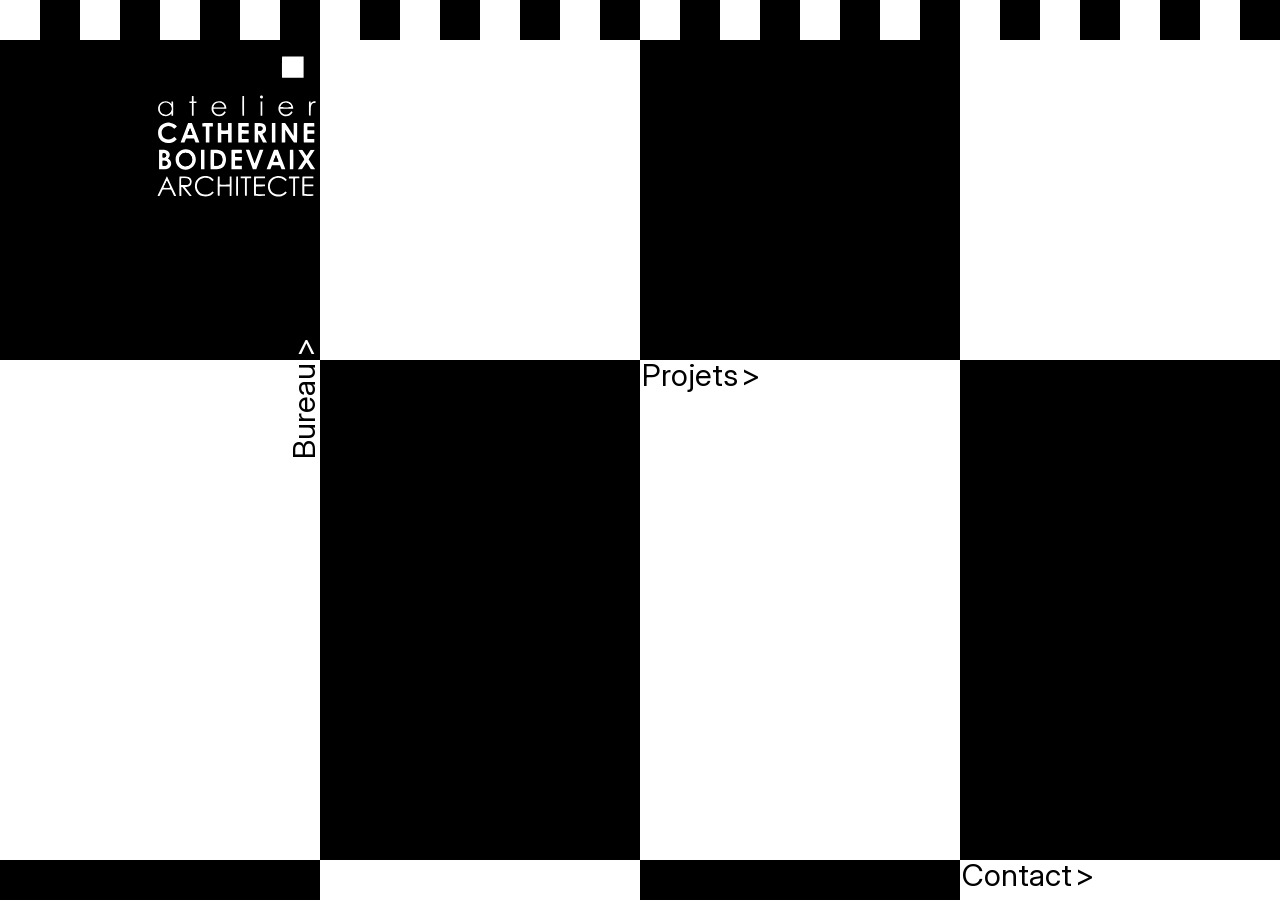
<file: index.html>
<!DOCTYPE html>
<html lang="fr">
<head>
  <meta charset="UTF-8">
  <meta name="viewport" content="width=device-width, initial-scale=1.0">
  <meta name="description" content="Atelier Catherine Boidevaix, architecte. Découvrez le bureau et ses projets.">
  <meta name="color-scheme" content="only light">

  <title>Atelier Catherine Boidevaix — Architecte</title>

  <script src="js/main.js" defer></script>
  <link rel="stylesheet" href="css/style.css">
  <link rel="stylesheet" href="css/accueil.css">
</head>

<body>
  <main class="home">

    <div class="composition">

    <!-- Frise géométrique supérieure -->
    <div class="top-pattern" aria-hidden="true">
      <span></span><span></span><span></span><span></span>
      <span></span><span></span><span></span><span></span>
      <span></span><span></span><span></span><span></span>
      <span></span><span></span><span></span><span></span>
      <span></span><span></span><span></span><span></span>
      <span></span><span></span><span></span><span></span>
      <span></span><span></span><span></span><span></span>
      <span></span><span></span><span></span><span></span>
    </div>

    <!-- Logo -->
    <div class="home-logo">
      <img src="assets/logo-acb.svg" alt="Atelier Catherine Boidevaix">
    </div>

    <nav class="navigation" aria-label="Navigation principale">
      <a href="bureau.html" class="nav-link nav-bureau">
        Bureau<span class="bureau-arrow" aria-hidden="true">&gt;</span>
      </a>

      <a href="projets.html" class="nav-link nav-projets">
        Projets<span class="nav-chevron" aria-hidden="true">&gt;</span>
      </a>
    </nav>

      <!-- Rectangles décoratifs -->
      <div class="tile tile-1" aria-hidden="true"></div>
      <div class="tile tile-2" aria-hidden="true"></div>
      <div class="tile tile-3" aria-hidden="true"></div>
      <div class="tile tile-4" aria-hidden="true"></div>
      <div class="tile tile-5" aria-hidden="true"></div>

    </div>

    <footer class="bottom-band">
      <div class="bottom-tile"></div>
      <div class="bottom-tile"></div>
      <div class="bottom-tile"></div>

      <a href="contact.html" class="bottom-contact">
        Contact<span class="nav-chevron" aria-hidden="true">&gt;</span>
      </a>
    </footer>

  </main>

</body>
</html>
</file>
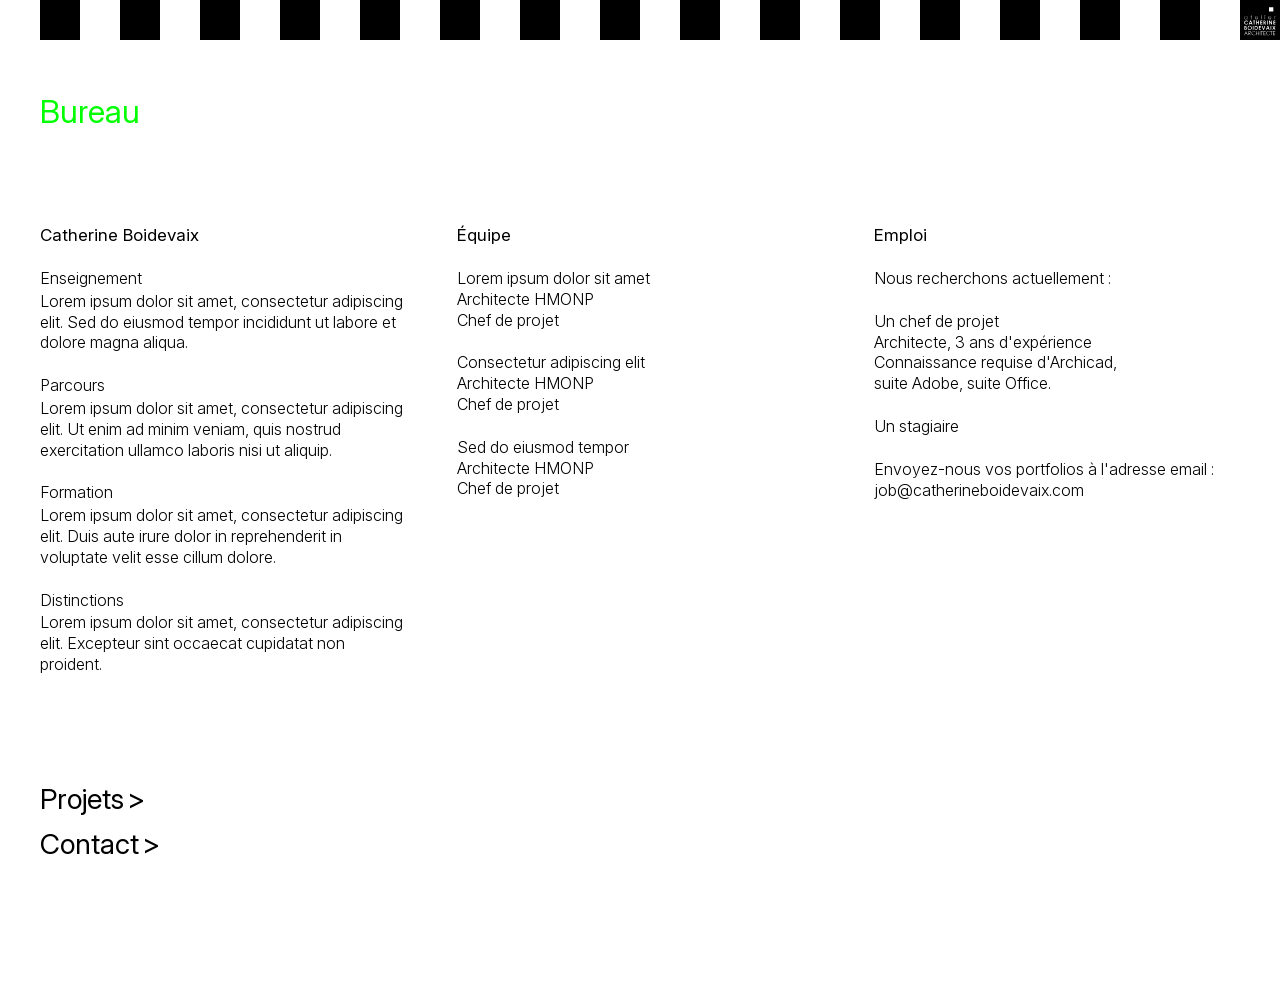
<file: bureau.html>
<!DOCTYPE html>
<html lang="fr">
<head>
  <meta charset="UTF-8">
  <meta name="viewport" content="width=device-width, initial-scale=1.0">
  <meta name="description" content="Découvrez le bureau de l'Atelier Catherine Boidevaix, architecte.">
  <meta name="color-scheme" content="only light">

  <title>Bureau — Atelier Catherine Boidevaix</title>

  <script src="js/main.js" defer></script>
  <link rel="stylesheet" href="css/style.css">
  <link rel="stylesheet" href="css/bureau.css">
</head>

<body class="bureau-page">

  <!-- FRISE SUPÉRIEURE -->
  <header class="projects-header">
    <div class="top-pattern">

      <span></span><span></span><span></span><span></span>
      <span></span><span></span><span></span><span></span>
      <span></span><span></span><span></span><span></span>
      <span></span><span></span><span></span><span></span>
      <span></span><span></span><span></span><span></span>
      <span></span><span></span><span></span><span></span>
      <span></span><span></span><span></span><span></span>
      <span></span><span></span><span></span>

      <a href="index.html" class="top-pattern-logo"
         aria-label="Retour à l'accueil">
        <img src="assets/logo-acb.svg" alt="Atelier Catherine Boidevaix">
      </a>

    </div>
  </header>

  <main class="bureau-main">

    <h1 class="bureau-title">Bureau</h1>

    <!-- TROIS COLONNES -->
    <div class="bureau-columns">

      <!-- COLONNE 1 -->
      <section class="bureau-column">
        <h2>Catherine Boidevaix</h2>

        <div class="bureau-section">
          <h3>Enseignement</h3>
          <p>
            Lorem ipsum dolor sit amet, consectetur adipiscing elit.
            Sed do eiusmod tempor incididunt ut labore et dolore
            magna aliqua.
          </p>
        </div>

        <div class="bureau-section">
          <h3>Parcours</h3>
          <p>
            Lorem ipsum dolor sit amet, consectetur adipiscing elit.
            Ut enim ad minim veniam, quis nostrud exercitation
            ullamco laboris nisi ut aliquip.
          </p>
        </div>

        <div class="bureau-section">
          <h3>Formation</h3>
          <p>
            Lorem ipsum dolor sit amet, consectetur adipiscing elit.
            Duis aute irure dolor in reprehenderit in voluptate
            velit esse cillum dolore.
          </p>
        </div>

        <div class="bureau-section">
          <h3>Distinctions</h3>
          <p>
            Lorem ipsum dolor sit amet, consectetur adipiscing elit.
            Excepteur sint occaecat cupidatat non proident.
          </p>
        </div>
      </section>

      <!-- COLONNE 2 -->
      <section class="bureau-column">
        <h2>Équipe</h2>

        <div class="bureau-section">
          <p>
            Lorem ipsum dolor sit amet<br>
            Architecte HMONP<br>
            Chef de projet
          </p>
        </div>

        <div class="bureau-section">
          <p>
            Consectetur adipiscing elit<br>
            Architecte HMONP<br>
            Chef de projet
          </p>
        </div>

        <div class="bureau-section">
          <p>
            Sed do eiusmod tempor<br>
            Architecte HMONP<br>
            Chef de projet
          </p>
        </div>
      </section>

      <!-- COLONNE 3 -->
      <section class="bureau-column">
        <h2>Emploi</h2>

        <div class="bureau-section">
          <p>Nous recherchons actuellement :</p>
        </div>

        <div class="bureau-section">
          <p>
            Un chef de projet<br>
            Architecte, 3 ans d'expérience<br>
            Connaissance requise d'Archicad,<br>
            suite Adobe, suite Office.
          </p>
        </div>

        <div class="bureau-section">
          <p>Un stagiaire</p>
        </div>

        <div class="bureau-section">
          <p>
            Envoyez-nous vos portfolios à l'adresse email :
            <a href="mailto:job@catherineboidevaix.com">
              job@catherineboidevaix.com
            </a>
          </p>
        </div>
      </section>

    </div>

    <!-- NAVIGATION FIXE EN BAS -->
    <nav class="bureau-bottom-nav" aria-label="Navigation secondaire">
      <a href="projets.html">Projets<span class="nav-chevron" aria-hidden="true">&gt;</span></a>
      <a href="contact.html">Contact<span class="nav-chevron" aria-hidden="true">&gt;</span></a>
    </nav>

  </main>

</body>
</html>
</file>
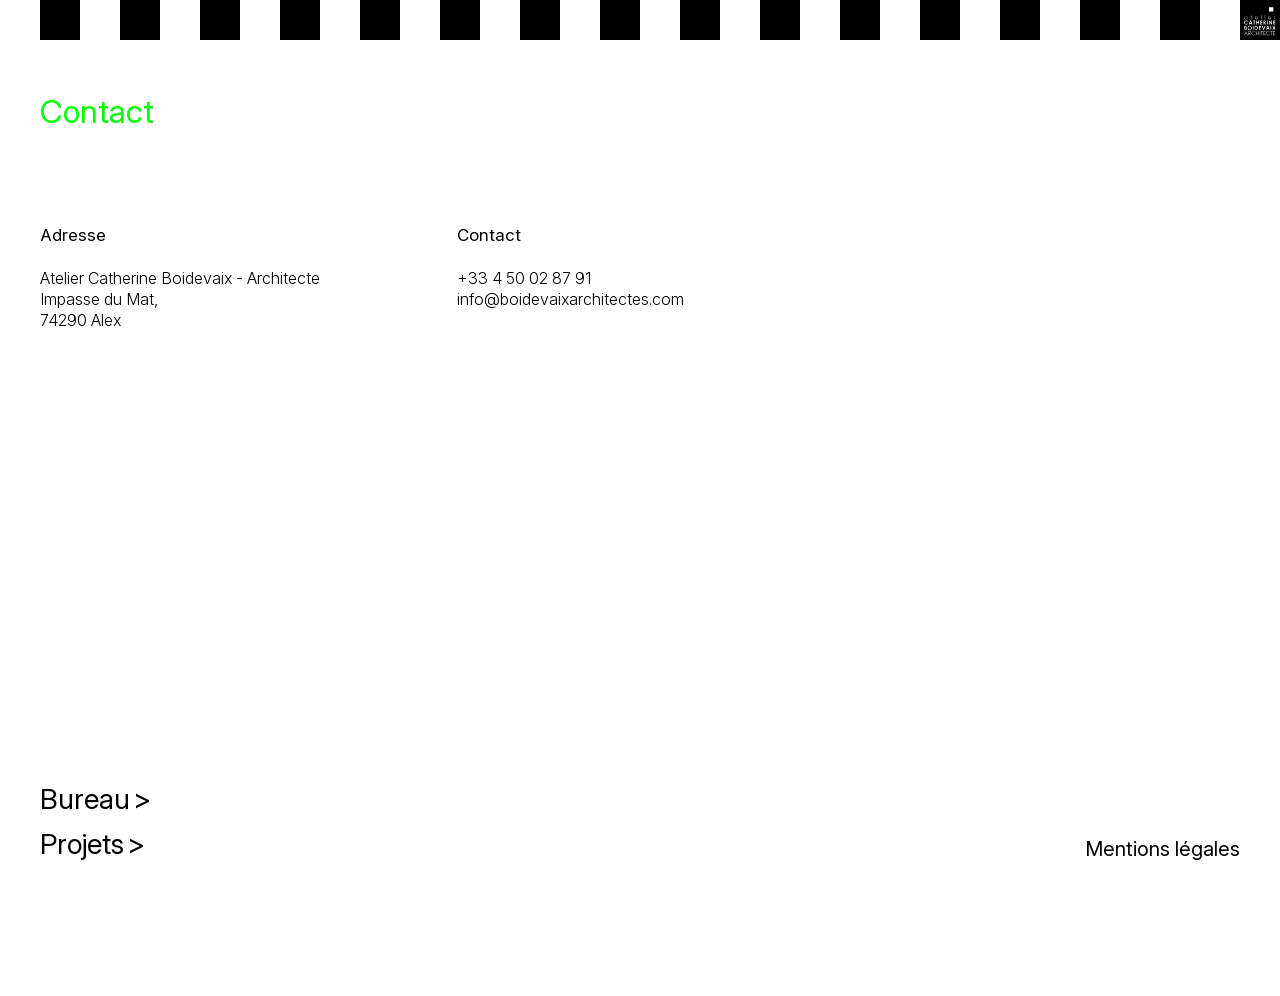
<file: contact.html>
<!DOCTYPE html>
<html lang="fr">
<head>
  <meta charset="UTF-8">
  <meta name="viewport" content="width=device-width, initial-scale=1.0">
  <meta name="description" content="Contactez l'Atelier Catherine Boidevaix, architecte à Alex en Haute-Savoie.">
  <meta name="color-scheme" content="only light">
  <title>Contact — Atelier Catherine Boidevaix</title>

  <script src="js/main.js" defer></script>
  <link rel="stylesheet" href="css/style.css">
  <link rel="stylesheet" href="css/contact.css">
</head>

<body class="contact-page">

  <!-- FRISE SUPÉRIEURE -->
  <header class="projects-header">
    <div class="top-pattern">

      <span></span><span></span><span></span><span></span>
      <span></span><span></span><span></span><span></span>
      <span></span><span></span><span></span><span></span>
      <span></span><span></span><span></span><span></span>
      <span></span><span></span><span></span><span></span>
      <span></span><span></span><span></span><span></span>
      <span></span><span></span><span></span><span></span>
      <span></span><span></span><span></span>

      <a href="index.html" class="top-pattern-logo"
         aria-label="Retour à l'accueil">
        <img src="assets/logo-acb.svg" alt="Atelier Catherine Boidevaix">
      </a>

    </div>
  </header>

  <main class="contact-main">

    <h1 class="contact-title">Contact</h1>

    <div class="contact-columns">

      <!-- ADRESSE -->
      <section class="contact-column">
        <h2>Adresse</h2>

        <address>
          Atelier Catherine Boidevaix - Architecte<br>
          Impasse du Mat,<br>
          74290 Alex
        </address>
      </section>

      <!-- COORDONNÉES -->
      <section class="contact-column">
        <h2>Contact</h2>

        <p>
          <a href="tel:+33450028791">+33 4 50 02 87 91</a><br>
          <a href="mailto:info@boidevaixarchitectes.com">
            info@boidevaixarchitectes.com
          </a>
        </p>
      </section>

    </div>

    <!-- NAVIGATION FIXE EN BAS -->
    <nav class="contact-bottom-nav" aria-label="Navigation secondaire">
      <a href="bureau.html">Bureau<span class="nav-chevron" aria-hidden="true">&gt;</span></a>
      <a href="projets.html">Projets<span class="nav-chevron" aria-hidden="true">&gt;</span></a>
    </nav>
    <a href="mentions-legales.html" class="legal-link">
      Mentions légales
    </a>

  </main>

</body>
</html>
</file>
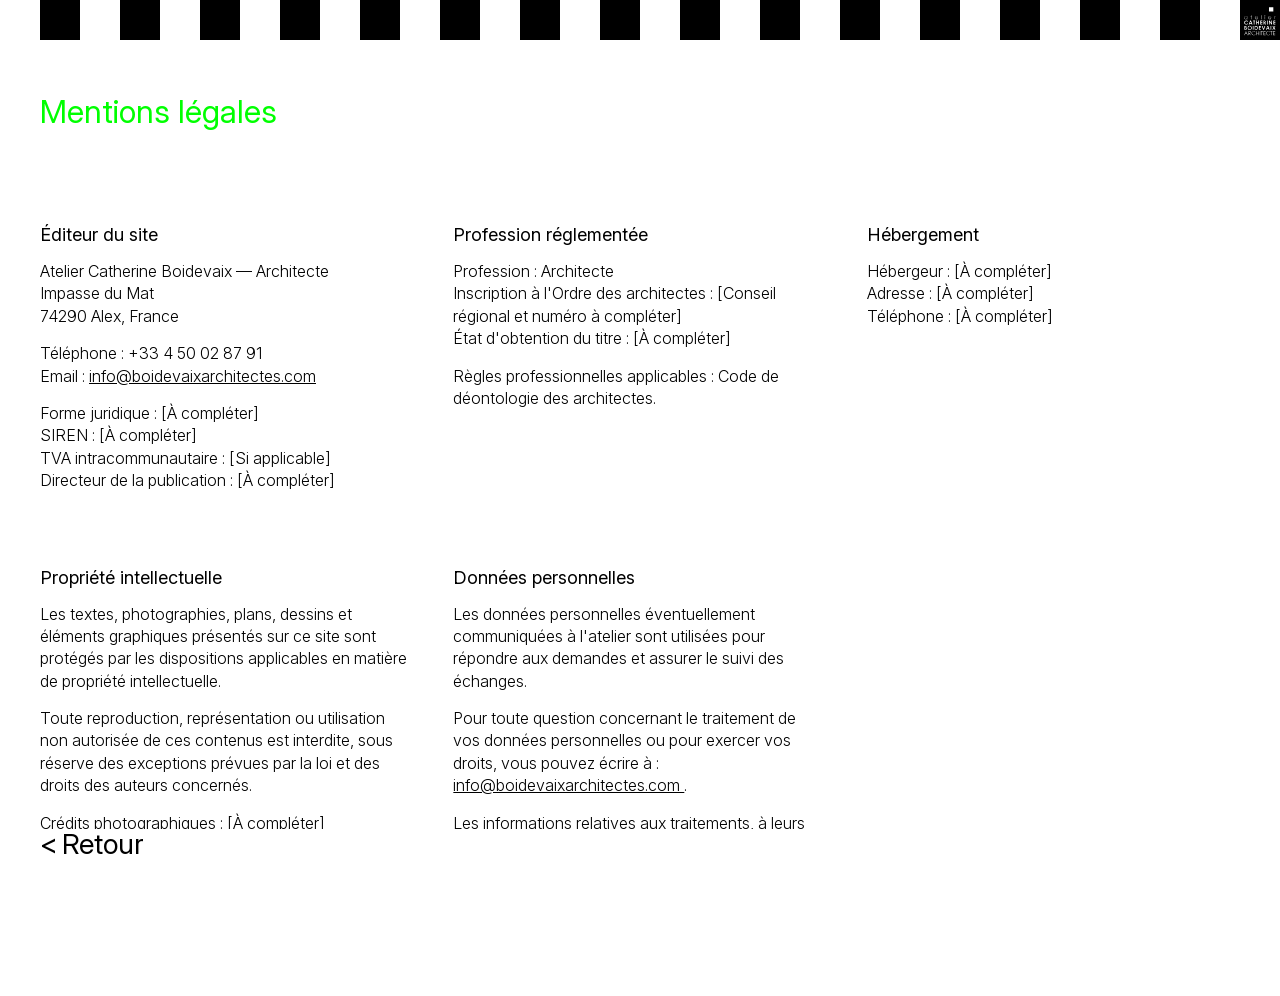
<file: mentions-legales.html>
<!DOCTYPE html>
<html lang="fr">

<head>
  <meta charset="UTF-8">
  <meta name="viewport" content="width=device-width, initial-scale=1.0">
  <meta name="color-scheme" content="only light">

  <title>Mentions légales — Atelier Catherine Boidevaix</title>

  <link rel="stylesheet" href="css/style.css">
  <link rel="stylesheet" href="css/mentions-legales.css">

  <script src="js/main.js" defer></script>
</head>

<body class="legal-page">

  <!-- FRISE FIXE -->
  <header class="legal-header">
    <div class="top-pattern">
      <span></span><span></span><span></span><span></span>
      <span></span><span></span><span></span><span></span>
      <span></span><span></span><span></span><span></span>
      <span></span><span></span><span></span><span></span>
      <span></span><span></span><span></span><span></span>
      <span></span><span></span><span></span><span></span>
      <span></span><span></span><span></span><span></span>
      <span></span><span></span><span></span>

      <a href="index.html"
         class="top-pattern-logo"
         aria-label="Retour à l'accueil">
        <img src="assets/logo-acb.svg"
             alt="Atelier Catherine Boidevaix">
      </a>
    </div>
  </header>

  <!-- PAGE -->
  <main class="legal-main">

    <!-- TITRE FIXE -->
    <h1>Mentions légales</h1>

    <!-- CONTENU SCROLLABLE -->
    <div class="legal-content">

      <section>
        <h2>Éditeur du site</h2>

        <p>
          Atelier Catherine Boidevaix — Architecte<br>
          Impasse du Mat<br>
          74290 Alex, France
        </p>

        <p>
          Téléphone : +33 4 50 02 87 91<br>
          Email :
          <a href="mailto:info@boidevaixarchitectes.com">
            info@boidevaixarchitectes.com
          </a>
        </p>

        <p>
          Forme juridique : [À compléter]<br>
          SIREN : [À compléter]<br>
          TVA intracommunautaire : [Si applicable]<br>
          Directeur de la publication : [À compléter]
        </p>
      </section>

      <section>
        <h2>Profession réglementée</h2>

        <p>
          Profession : Architecte<br>
          Inscription à l'Ordre des architectes :
          [Conseil régional et numéro à compléter]<br>
          État d'obtention du titre : [À compléter]
        </p>

        <p>
          Règles professionnelles applicables :
          Code de déontologie des architectes.
        </p>
      </section>

      <section>
        <h2>Hébergement</h2>

        <p>
          Hébergeur : [À compléter]<br>
          Adresse : [À compléter]<br>
          Téléphone : [À compléter]
        </p>
      </section>

      <section>
        <h2>Propriété intellectuelle</h2>

        <p>
          Les textes, photographies, plans, dessins et éléments
          graphiques présentés sur ce site sont protégés
          par les dispositions applicables en matière de
          propriété intellectuelle.
        </p>

        <p>
          Toute reproduction, représentation ou utilisation
          non autorisée de ces contenus est interdite,
          sous réserve des exceptions prévues par la loi
          et des droits des auteurs concernés.
        </p>

        <p>
          Crédits photographiques : [À compléter]
        </p>
      </section>

      <section>
        <h2>Données personnelles</h2>

        <p>
          Les données personnelles éventuellement communiquées
          à l'atelier sont utilisées pour répondre aux demandes
          et assurer le suivi des échanges.
        </p>

        <p>
          Pour toute question concernant le traitement de
          vos données personnelles ou pour exercer vos droits,
          vous pouvez écrire à :
          <a href="mailto:info@boidevaixarchitectes.com">
            info@boidevaixarchitectes.com
          </a>.
        </p>

        <p>
          Les informations relatives aux traitements,
          à leurs bases légales, aux durées de conservation
          et aux destinataires doivent être précisées
          en fonction du fonctionnement réel du site.
        </p>
      </section>

    </div>

    <!-- NAVIGATION FIXE EN BAS -->
    <nav class="legal-bottom-nav">
      <a href="contact.html" class="legal-back">
        <span class="nav-chevron" aria-hidden="true">&lt;</span>Retour
      </a>
    </nav>
  </main>

</body>
</html>
</file>
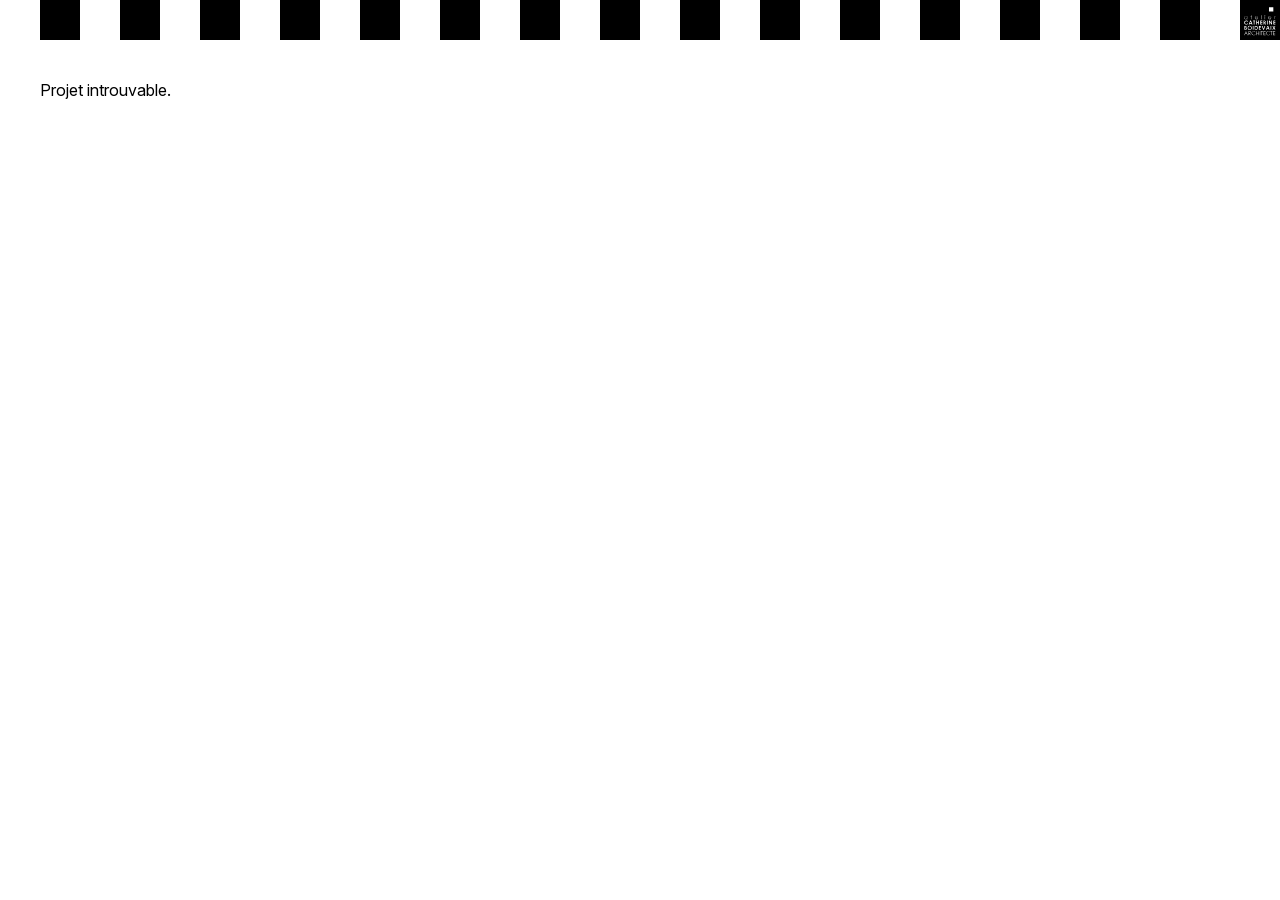
<file: projet.html>
<!DOCTYPE html>
<html lang="fr">
<head>
  <meta charset="UTF-8">
  <meta name="viewport" content="width=device-width, initial-scale=1.0">
  <meta name="color-scheme" content="only light">

  <title>Projet — Atelier Catherine Boidevaix</title>

  <script src="js/main.js" defer></script>
  <link rel="stylesheet" href="css/style.css">
  <link rel="stylesheet" href="css/projet.css">

  <script src="js/projet.js" defer></script>
</head>

<body class="projects-page">

  <header class="projects-header">
    <div class="top-pattern" aria-label="Navigation vers l'accueil">
      <span></span><span></span><span></span><span></span>
      <span></span><span></span><span></span><span></span>
      <span></span><span></span><span></span><span></span>
      <span></span><span></span><span></span><span></span>
      <span></span><span></span><span></span><span></span>
      <span></span><span></span><span></span><span></span>
      <span></span><span></span><span></span><span></span>
      <span></span><span></span><span></span>

      <a href="index.html" class="top-pattern-logo"
        aria-label="Retour à l'accueil">
        <img src="assets/logo-acb.svg" alt="Atelier Catherine Boidevaix">
      </a>
    </div>
  </header>


<main class="project-detail">

  <div class="project-layout">

    <!-- Colonne gauche -->
    <section class="project-info">

      <a href="projets.html" class="project-back" aria-label="Retour aux projets">
        &lt;
      </a>

      <div class="project-heading">
        <h1 id="project-title"></h1>
        <p id="project-date"></p>
      </div>

      <div class="project-text-scroll">
        <div id="project-description" class="project-description"></div>
      </div>

    <nav class="project-bottom-nav">
      <a href="bureau.html">Bureau<span class="nav-chevron" aria-hidden="true">&gt;</span></a>
      <a href="contact.html">Contact<span class="nav-chevron" aria-hidden="true">&gt;</span></a>
    </nav>

    </section>

    <!-- Colonne droite -->
    <section class="project-visual">

      <div id="project-gallery" class="project-gallery"></div>

    </section>

  </div>

</main>


</body>
</html>
</file>
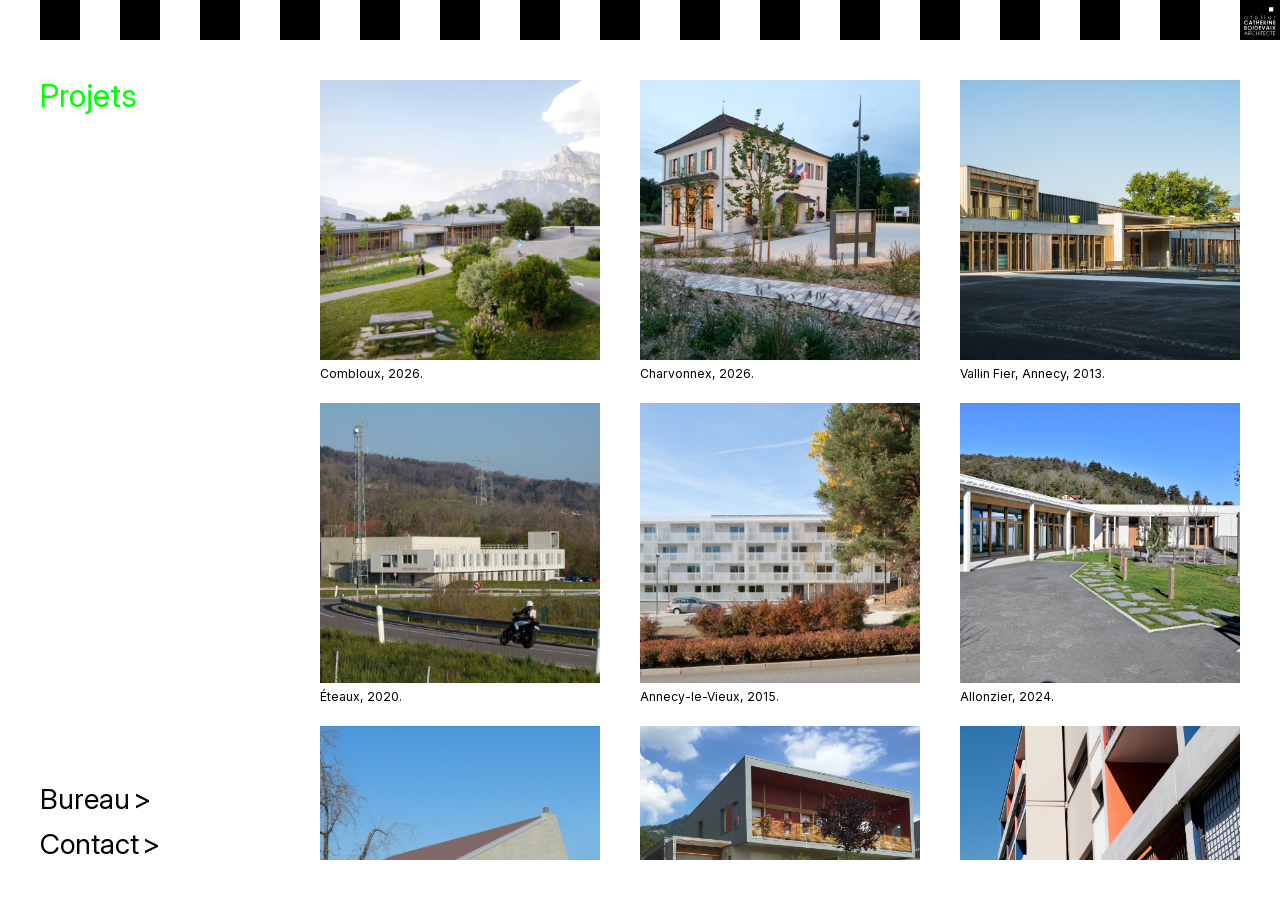
<file: projets.html>
<!DOCTYPE html>
<html lang="fr">
<head>
  <meta charset="UTF-8">
  <meta name="viewport" content="width=device-width, initial-scale=1.0">
  <meta name="color-scheme" content="only light">

  <title>Projets — Atelier Catherine Boidevaix</title>

  <script src="js/main.js" defer></script>
  <link rel="stylesheet" href="css/style.css">
  <link rel="stylesheet" href="css/projets.css">
</head>

<body class="projects-page">

<header class="projects-header">
  <div class="top-pattern" aria-label="Navigation vers l'accueil">
    <span></span><span></span><span></span><span></span>
    <span></span><span></span><span></span><span></span>
    <span></span><span></span><span></span><span></span>
    <span></span><span></span><span></span><span></span>
    <span></span><span></span><span></span><span></span>
    <span></span><span></span><span></span><span></span>
    <span></span><span></span><span></span><span></span>
    <span></span><span></span><span></span>

    <a href="index.html" class="top-pattern-logo"
      aria-label="Retour à l'accueil">
      <img src="assets/logo-acb.svg" alt="Atelier Catherine Boidevaix">
    </a>
  </div>
</header>

<main class="projects-main">

  <!-- Colonne gauche -->
  <aside class="projects-sidebar">
    <h1 class="projects-title">Projets</h1>

    <span class="projects-dot" aria-hidden="true"></span>

    <nav class="projects-sidebar-nav" aria-label="Navigation secondaire">
      <a href="bureau.html">Bureau<span class="nav-chevron" aria-hidden="true">&gt;</span></a>
      <a href="contact.html">Contact<span class="nav-chevron" aria-hidden="true">&gt;</span></a>
    </nav>
  </aside>

  <!-- Grille des projets -->
  <section class="projects-grid" aria-label="Réalisations">

    <a href="projet.html?id=combloux74" class="project-card">
      <div class="project-image">
        <img src="assets/projets/combloux74/exterieur1.jpg" alt="Maison de l’enfance à Combloux">
      </div>
      <h2>Combloux, 2026.</h2>
    </a>

    <a href="projet.html?id=charvonnex74" class="project-card">
      <div class="project-image">
        <img src="assets/projets/charvonnex74/exterieur1.jpg"
             alt="Projet Charvonnex">
      </div>
      <h2>Charvonnex, 2026.</h2>
    </a>

    <a href="projet.html?id=vallinfier74" class="project-card">
      <div class="project-image">
        <img src="assets/projets/vallinfier74/exterieur1.jpg" alt="Groupe scolaire de l’éco-quartier de Vallin Fier à Annecy">
      </div>
      <h2>Vallin Fier, Annecy, 2013.</h2>
    </a>

    <a href="projet.html?id=sdis74" class="project-card">
      <div class="project-image">
        <img src="assets/projets/sdis74/exterieur1.jpg"
             alt="Centre de Secours du Pays Rochois">
      </div>
      <h2>Éteaux, 2020.</h2>
    </a>
    
    <a href="projet.html?id=evire74" class="project-card">
      <div class="project-image">
        <img src="assets/projets/evire74/exterieur1.jpg" alt="Résidence étudiante Foyer d’Evire à Annecy-le-Vieux">
      </div>
      <h2>Annecy-le-Vieux, 2015.</h2>
    </a>
    
    <a href="projet.html?id=allonzier74" class="project-card">
      <div class="project-image">
        <img src="assets/projets/allonzier74/exterieur5.jpg"
             alt="Restaurant scolaire à Allonzier">
      </div>
      <h2>Allonzier, 2024.</h2>
    </a>
    
    <a href="projet.html?id=annecy74" class="project-card">
      <div class="project-image">
        <img src="assets/projets/annecy74/exterieur1.jpg"
             alt="Réhabilitation d’un bâtiment en salle communale à Annecy">
      </div>
      <h2>Annecy, 2014.</h2>
    </a>
    
    <a href="projet.html?id=viuz74" class="project-card">
      <div class="project-image">
        <img src="assets/projets/viuz74/exterieur1.jpg" alt="Construction de 24 logements à Viuz-en-Sallaz">
      </div>
      <h2>Viuz-en-Sallaz, 2013.</h2>
    </a>
    
    <a href="projet.html?id=marquisats74" class="project-card">
      <div class="project-image">
        <img src="assets/projets/marquisats74/apres1.jpg"
             alt="Marquisats à Annecy ">
      </div>
      <h2>Marquisats, 2011.</h2>
    </a>

    <a href="projet.html?id=vulbens74" class="project-card">
      <div class="project-image">
        <img src="assets/projets/vulbens74/exterieur1.jpg"
             alt="Groupe scolaire de Vulbens">
      </div>
      <h2>Vulbens, 2012.</h2>
    </a>

    <a href="projet.html?id=augusta74" class="project-card">
      <div class="project-image">
        <img src="assets/projets/augusta74/exterieur1.jpg" alt="Restructuration de la Maison Augusta au Grand-Bornand">
      </div>
      <h2>Le Grand-Bornand, 2023.</h2>
    </a>

  </section>

</main>

</body>
</html>
</file>
<file: css/style.css>
/* ATELIER CATHERINE BOIDEVAIX — STYLE GLOBAL */

@font-face {
  font-family: "Inter";
  src: url("../fonts/InterVariable.woff2") format("woff2");
  font-weight: 100 900;
  font-style: normal;
  font-display: swap;
}

:root {
  --ink: #000;
  --paper: #fff;
  --frieze-size: 3.125vw;
  --ease: 350ms cubic-bezier(.22, 1, .36, 1);

  /* MARGES COMMUNES */
  --page-margin-x: 3.125vw;
  --page-margin-top: 96px;
  --page-margin-bottom: 96px;

  /* ESPACEMENTS */
  --title-margin-bottom: 30px;
  --nav-gap: 14px;

  /* Taille des boutons de retour */
  --nav-font-size: clamp(22px, 2.2vw, 32px);

  /* ne pas autorise le mode sombre */
  color-scheme: only light;
}

* { box-sizing: border-box; margin: 0; padding: 0; }
html { background: var(--paper); }
body {
  font-family: "Inter", Arial, sans-serif;
  font-weight: 400;
  font-synthesis: none;
  color: var(--ink);
  background: var(--paper);
}
a { color: inherit; text-decoration: none; }
a:focus-visible { outline: 2px solid currentColor; outline-offset: 3px; }

/* FRISE FIXE : 31 SPANS + LE LOGO = 32 CASES */
.top-pattern {
  position: fixed;
  inset: 0 0 auto;
  z-index: 1000;
  display: grid;
  grid-template-columns: repeat(32, minmax(0, 1fr));
  width: 100%;
  height: var(--frieze-size);
  background: var(--paper);
}
.top-pattern > span { display: block; background: var(--paper); }
.top-pattern > span:nth-child(even) { background: var(--ink); }
.top-pattern-logo {
  grid-column: 32;
  display: flex;
  align-items: center;
  justify-content: center;
  min-width: 0;
  overflow: hidden;
  background: var(--ink);
}
.top-pattern-logo img { display: block; width: 100%; height: 100%; object-fit: contain; }

/* CURSEUR VERT PERSONNALISÉ */

@media (pointer: fine) {
  html,
  body,
  body *,
  body *:hover {
    cursor: none !important;
  }

  .custom-cursor {
    position: fixed;
    top: 0;
    left: 0;

    width: 17px;
    height: 17px;
    background: #00ff00;
    border-radius: 50%;

    pointer-events: none;
    z-index: 99999;

    transform: translate(-50%, -50%);
    visibility: hidden;
  }
}

/* TEXTES DESCRIPTIFS ET LÉGENDES */

.project-description,
#project-date,
.project-card h2,
.bureau-section,
.contact-column p,
.contact-column address {
  font-weight: 300;
}

.top-pattern-logo {
  background: #000;
  padding: 4px;
}

.top-pattern-logo img {
  display: block;
  width: 100%;
  height: 100%;
  object-fit: contain;
}

@media (max-width: 600px) {
  :root {
    --frieze-size: 6.25vw;
  }

  .top-pattern {
    grid-template-columns: repeat(16, minmax(0, 1fr));
  }

  .top-pattern > span:nth-child(n+17) {
    display: none;
  }

  .top-pattern:has(.top-pattern-logo) > span:nth-child(16) {
    display: none;
  }

  .top-pattern-logo {
    grid-column: 16;
  }
}

/* TITRES FIXES SUR MOBILE */

@media (max-width: 800px) {

  .bureau-title,
  .contact-title,
  .projects-title,
  .legal-main h1 {
    position: sticky;
    top: var(--frieze-size);
    z-index: 100;

    background: var(--paper);
    padding-top: 15px;
    padding-bottom: 15px;
  }

  .top-pattern-logo {
    padding: 0;
  }
}

.nav-chevron {
  display: inline-block;
  transition: transform var(--ease);
  margin-left: 3px;
}

@media (hover: hover) {
  a:hover .nav-chevron {
    transform: translateX(6px);
  }
}

.bureau-arrow {
  transition: translate var(--ease), color var(--ease);
}

@media (hover: hover) {
  .nav-bureau:hover .bureau-arrow {
    translate: 6px 0;
  }
}
</file>
<file: css/accueil.css>
/* ACCUEIL */
.home { height: 100vh; height: 100dvh; overflow: hidden; }

.composition {
  display: grid;
  position: relative;
  grid-template-columns: repeat(4, minmax(0, 1fr));
  grid-template-rows: var(--frieze-size) 25vw minmax(0, 1fr);
  width: 100%;
  height: 100%;
  overflow: hidden;
}

.tile { background: var(--ink); }
.tile-1 { grid-area: 2 / 3; }
.tile-2 { grid-area: 3 / 1; background: var(--paper); }
.tile-3 { grid-area: 3 / 2; }
.tile-4 { grid-area: 3 / 3; background: var(--paper); }
.tile-5 { grid-area: 3 / 4; }

/* Le premier carré noir remplace l'ancien bloc .brand. */
.composition::before { content: ''; grid-area: 2 / 1; background: var(--ink); }

.navigation { display: contents; }

.nav-link {
  position: relative;
  z-index: 2;
  width: max-content;
  height: max-content;
  font-size: clamp(20px, 2.4vw, 50px);
  font-weight: 400;
  line-height: 1;
  white-space: nowrap;
  transition: opacity var(--ease);
}

.nav-link:hover, .bottom-contact:hover {
  opacity: 1;
  color: #00ff00;
}

.nav-bureau {
  margin-top: 3px;
  grid-area: 3 / 1;
  justify-self: end;
  align-self: start;
  transform: rotate(-90deg) translateY(-100%);
  transform-origin: top right;
}

.nav-bureau .bureau-arrow {
  position: absolute;
  left: calc(100% + 6px);
  top: 0;
  color: #ffffff;
}

.nav-bureau:hover,
.nav-bureau:hover .bureau-arrow {
  color: #00ff00;
}

.nav-projets {
  margin-top: 3px;
  grid-area: 3 / 3;
  justify-self: start;
  align-self: start;
  transform: translate(2px, -3px);
}
/* Compatibilité avec l'ancien HTML : flèches masquées par défaut. */
.nav-link:hover .nav-arrow, .nav-link:focus-visible .nav-arrow { opacity: 1; }

/* BANDE INFÉRIEURE DE L'ACCUEIL */
.bottom-band {
  position: fixed;
  inset: auto 0 0;
  z-index: 20;
  display: grid;
  grid-template-columns: repeat(4, minmax(0, 1fr));
  height: var(--frieze-size);
}
.bottom-tile:nth-child(1), .bottom-tile:nth-child(3) { background: var(--ink); }
.bottom-tile:nth-child(2), .bottom-contact { background: var(--paper); }
.bottom-contact {
  padding-left: 2px;
  padding-top: 0px;
  font-size: clamp(20px, 2.4vw, 50px);
  font-weight: 400;
  line-height: 1;
  white-space: nowrap;
  transition: opacity var(--ease);
}

/* LOGO PRINCIPAL */

.home-logo {
  grid-area: 2 / 1;
  position: relative;
  z-index: 1;

  display: flex;
  align-items: flex-start;
  justify-content: flex-end;

  background: #000;
}

.home-logo img {
  display: block;
  width: 50%;
  height: auto;
  object-fit: contain;
  margin-right: 3px;
}

@media (max-width: 600px) {
  .nav-bureau {
    margin-top: 2px;
    margin-right: 2px;
  }

  .composition {
    height: calc(100dvh - var(--frieze-size));

    grid-template-rows:
      var(--frieze-size)
      25vw
      minmax(0, 1fr);
  }

  .bottom-band {
    height: var(--frieze-size);
  }

  .bottom-contact {
    display: flex;
    align-items: flex-start;

    padding: 2px 0 0 2px;
    font-size: 20px;
  }

  .nav-link {
    font-size: 20px;
  }

  .home-logo img {
    width: 90%;
  }

  .nav-bureau .bureau-arrow {
    position: static;
    color: #000;
    margin-left: 4px;
  }

  .nav-bureau:hover .bureau-arrow {
    color: #00ff00;
  }

  .nav-link,
  .bottom-contact {
    font-weight: 600;
  }
}
</file>
<file: css/bureau.css>
/* ========================================
   PAGE BUREAU
======================================== */

.bureau-page {
  height: 100vh;
  height: 100dvh;
  overflow: hidden;
}

/* STRUCTURE GÉNÉRALE */

.bureau-main {
  display: flex;
  flex-direction: column;

  height: calc(100dvh - var(--frieze-size));
  margin: var(--page-margin-x);
  margin-top: var(--page-margin-top);

  overflow: hidden;
}

/* TITRE */

.bureau-title {
  flex-shrink: 0;

  margin-bottom: var(--page-margin-bottom);

  font-size: clamp(30px, 2.5vw, 45px);
  font-weight: 400;
  line-height: 1;

  color: #00ff00;
}

/* TROIS COLONNES IDENTIQUES */

.bureau-columns {
  display: grid;
  grid-template-columns: repeat(3, minmax(0, 1fr));

  column-gap: 4vw;

  flex: 1;
  min-height: 0;

  overflow: hidden;
}

/* CHAQUE COLONNE DÉFILE INDÉPENDAMMENT */

.bureau-column {
  min-width: 0;
  min-height: 0;

  overflow-y: auto;
  overflow-x: hidden;
  overscroll-behavior: contain;

  scrollbar-width: none;
  -ms-overflow-style: none;
}

.bureau-column::-webkit-scrollbar {
  display: none;
}

/* TYPOGRAPHIE */

.bureau-column h2 {
  margin-bottom: 22px;

  font-size: 17px;
  font-weight: 400;
  line-height: 1.3;
}

.bureau-section {
  margin-bottom: 22px;
}

.bureau-section h3,
.bureau-section p {
  font-size: 16px;
  font-weight: 300;
  line-height: 1.3;
}

.bureau-section h3 {
  margin-bottom: 2px;
}

.bureau-section a {
  overflow-wrap: anywhere;
}

.bureau-section a:hover {
  opacity: 1;
  color: #00ff00;
}

/* NAVIGATION TOUJOURS VISIBLE EN BAS */

.bureau-bottom-nav {
  display: flex;
  flex-direction: column;
  align-items: flex-start;

  flex-shrink: 0;
  gap: var(--nav-gap);
  margin-bottom: var(--page-margin-bottom);
}

.bureau-bottom-nav a {
  width: max-content;

  font-size: var(--nav-font-size);
  font-weight: 400;
  line-height: 1.1;

  transition: opacity var(--ease);
}

.bureau-bottom-nav a:hover {
  opacity: 1;
  color: #00ff00;
}

/* RESPONSIVE */

@media (max-width: 800px) {
  .bureau-page {
    height: auto;
    overflow: auto;
  }

  .bureau-main {
    height: auto;
    min-height: calc(100dvh - var(--frieze-size));

    margin: 0;
    padding: 60px 25px 25px;

    overflow: visible;
  }

  .bureau-title {
    margin-bottom: 35px;
  }

  .bureau-columns {
    grid-template-columns: 1fr;
    gap: 35px;
    overflow: visible;
  }

  .bureau-column {
    overflow: visible;
  }

  .bureau-bottom-nav {
    margin-top: 30px;
    margin-bottom: 0;
    gap: 12px;
  }
}
</file>
<file: css/contact.css>
/* ========================================
   PAGE CONTACT
======================================== */

.contact-page {
  height: 100vh;
  height: 100dvh;
  overflow: hidden;
}

/* STRUCTURE */

.contact-main {
  display: flex;
  flex-direction: column;

  height: calc(100dvh - var(--frieze-size));
  margin: var(--page-margin-x);
  margin-top: var(--page-margin-top);

  overflow: hidden;
}

/* TITRE */

.contact-title {
  flex-shrink: 0;

  margin-bottom: var(--page-margin-bottom);

  font-size: clamp(30px, 2.5vw, 45px);
  font-weight: 400;
  line-height: 1;

  color: #00ff00;
}

/* COLONNES */

.contact-columns {
  display: grid;
  grid-template-columns: repeat(3, minmax(0, 1fr));
  column-gap: 4vw;

  flex: 1;
  min-height: 0;

  overflow-y: auto;
  scrollbar-width: none;
}

.contact-columns::-webkit-scrollbar {
  display: none;
}

/* TYPOGRAPHIE */

.contact-column h2 {
  margin-bottom: 22px;

  font-size: 17px;
  font-weight: 400;
  line-height: 1.3;
}

.contact-column p,
.contact-column address {
  font-size: 16px;
  font-weight: 300;
  font-style: normal;
  line-height: 1.3;
}

.contact-column a {
  overflow-wrap: anywhere;
  transition: opacity var(--ease);
}

.contact-column a:hover {
  opacity: 1;
  color: #00ff00;
}

/* NAVIGATION EN BAS */

.contact-bottom-nav {
  display: flex;
  flex-direction: column;
  align-items: flex-start;

  flex-shrink: 0;
  gap: var(--nav-gap);
  margin-bottom: var(--page-margin-bottom);
}

.contact-bottom-nav a {
  width: max-content;

  font-size: var(--nav-font-size);
  font-weight: 400;
  line-height: 1.1;

  transition: opacity var(--ease);
}

.contact-bottom-nav a:hover {
  opacity: 1;
  color: #00ff00;
}

.legal-link {
  position: fixed;
  right: var(--page-margin-x);
  bottom: var(--page-margin-x);

  font-size: 20px;
  font-weight: 400;
  line-height: 1.1;

  color: #000;
}

.legal-link:hover {
  color: #00ff00;
  opacity: 1;
}

/* RESPONSIVE */

/* RESPONSIVE */

@media (max-width: 800px) {
  .contact-page {
    height: auto;
    overflow: auto;
  }

  .contact-main {
    height: auto;
    min-height: calc(100dvh - var(--frieze-size));

    margin: 0;
    padding: 60px 25px 25px;

    overflow: visible;
  }

  .contact-title {
    margin-bottom: 35px;
  }

  .contact-columns {
    grid-template-columns: 1fr;
    flex: none;
    gap: 40px;
    overflow: visible;
  }

  .contact-bottom-nav {
    margin-top: auto;
    margin-bottom: 0;
    padding-top: 40px;
    gap: 12px;
  }

  .legal-link {
    position: static;
    align-self: flex-end;

    margin-top: 25px;
    font-size: 16px;
  }
}
</file>
<file: css/mentions-legales.css>
/* =========================
   PAGE MENTIONS LÉGALES
========================= */

body.legal-page {
  height: 100vh;
  height: 100dvh;
  overflow: hidden;
}

/* STRUCTURE FIXE */

.legal-main {
  display: flex;
  flex-direction: column;

  height: calc(100dvh - var(--frieze-size) - var(--page-margin-top));
  margin: var(--page-margin-x);
  margin-top: var(--page-margin-top);

  min-height: 0;
  overflow: hidden;
}

/* TITRE FIXE */

.legal-main h1 {
  flex-shrink: 0;
  margin-bottom: var(--page-margin-bottom);

  font-size: clamp(30px, 2.5vw, 45px);
  font-weight: 400;
  line-height: 1;

  color: #00ff00;
}

/* CONTENU SCROLLABLE SUR 3 COLONNES */

.legal-content {
  flex: 1;
  min-height: 0;
  width: 100%;

  display: grid;
  grid-template-columns: repeat(3, minmax(0, 1fr));
  column-gap: var(--frieze-size);
  row-gap: 60px;
  align-content: start;

  overflow-y: auto;
  overflow-x: hidden;
  overscroll-behavior: contain;

  scrollbar-width: none;
  -ms-overflow-style: none;
}

.legal-content::-webkit-scrollbar {
  display: none;
}

/* SECTIONS */

.legal-content section {
  margin: 0;
  min-width: 0;
  max-width: 370px;
}

.legal-content h2 {
  margin-bottom: 15px;

  font-size: 18px;
  font-weight: 400;
}

.legal-content p {
  margin-bottom: 15px;

  font-size: 16px;
  font-weight: 300;
  line-height: 1.4;
}

.legal-content a {
  text-decoration: underline;
}

/* BOUTON RETOUR FIXE EN BAS */

.legal-back {
  flex-shrink: 0;
  align-self: flex-start;

  margin-top: 25px;
  margin-bottom: var(--page-margin-bottom);

  font-size: var(--nav-font-size);
  font-weight: 400;
  line-height: 1.1;

  transition: color var(--ease);
}

.legal-back:hover {
  color: #00ff00;
}

/* MOBILE */

/* RESPONSIVE */

@media (max-width: 900px) {
  .legal-content {
    grid-template-columns: repeat(2, minmax(0, 1fr));
    gap: 40px;
  }
}

@media (max-width: 800px) {
  body.legal-page {
    height: auto;
    overflow: auto;
  }

  .legal-main {
    height: auto;
    min-height: calc(100dvh - var(--frieze-size));

    margin: 0;
    padding: 60px 25px 25px;

    overflow: visible;
  }

  .legal-main h1 {
    margin-bottom: 35px;
  }

  .legal-content {
    grid-template-columns: 1fr;
    gap: 35px;
    overflow: visible;
  }

  .legal-content section {
    max-width: none;
  }

  .legal-back {
    margin-top: 30px;
    margin-bottom: 0;
  }
}

.legal-back .nav-chevron {
  margin-left: 0;
  margin-right: 4px;
}

@media (hover: hover) {
  .legal-back:hover .nav-chevron {
    transform: translateX(-3px);
  }
}
</file>
<file: css/projet.css>
/* ========================================
   PAGE DÉTAIL PROJET
======================================== */

/* BLOQUER LE SCROLL GLOBAL */

body.projects-page:has(.project-detail) {
  height: 100vh;
  height: 100dvh;
  overflow: hidden;
}

/* STRUCTURE */

.project-detail {
  height: calc(100dvh - var(--frieze-size));

  padding: var(--page-margin-x);
  padding-top: 6.250vw;
  padding-bottom: 0;

  overflow: hidden;
}


.project-layout {
  display: grid;
  grid-template-columns: 35% 65%;
  height: 100%;
  min-height: 0;
}


/* COLONNE GAUCHE */

.project-info {
  display: flex;
  flex-direction: column;
  align-items: flex-start;
  min-width: 0;
  min-height: 0;
  padding-right: 8vw;
}

.project-back {
  display: block;
  flex-shrink: 0;
  margin-bottom: 35px;

  font-size: 35px;
  font-weight: 400;
  line-height: 1;
  color: #00ff00;
}

.project-back:hover {
  color: #000000;
}

/* ZONE DE TEXTE SCROLLABLE */

.project-text-scroll {
  flex: 1;
  width: 100%;
  min-height: 0;

  overflow-y: auto;
  overflow-x: hidden;
  overscroll-behavior: contain;

  margin-bottom: 50px;
}

#project-title {
  margin: 0 0 22px;
  font-size: 17px;
  font-weight: 400;
  line-height: 1.3;
}

#project-date {
  margin-bottom: 22px;
  font-size: 16px;
  font-weight: 400;
}

.project-description {
  max-width: 370px;
  font-size: 15px;
  font-weight: 300;
  line-height: 1.3;
}

.project-description p {
  margin-bottom: 22px;
}

/* NAVIGATION TOUJOURS VISIBLE EN BAS */

.project-bottom-nav {
  display: flex;
  flex-direction: column;
  align-items: flex-start;
  flex-shrink: 0;

  gap: var(--nav-gap);
  margin-bottom: 0;
}

.project-bottom-nav a {
  width: max-content;
  font-size: var(--nav-font-size);

  font-weight: 400;
  line-height: 1.1;
  transition: opacity var(--ease);
}

.project-bottom-nav a:hover {
  opacity: 1;
  color: #00ff00;
}

/* COLONNE DROITE */

.project-visual {
  display: flex;
  flex-direction: column;
  min-width: 0;
  min-height: 0;
}

/* PHOTOS SCROLLABLES INDÉPENDAMMENT */

/* GALERIE */

.project-gallery {
  flex: 1;
  width: 100%;
  min-height: 0;

  display: flex;
  flex-direction: column;
  align-items: flex-end;
  gap: var(--frieze-size);

  overflow-y: auto;
  overflow-x: hidden;
  overscroll-behavior: contain;
}


/* CHAQUE IMAGE ET SA LÉGENDE */

.project-figure {
  flex-shrink: 0;
  width: 100%;
  margin: 0;
}

.project-image-wrapper {
  display: flex;
  justify-content: flex-end;
  align-items: flex-end;
  gap: 12px;
  width: 100%;
}

.project-figure figcaption {
  flex: 0 0 130px;

  font-size: 16px;
  font-weight: 300;
  line-height: 1.3;

  text-align: right;
  overflow-wrap: break-word;
}

.project-figure img {
  display: block;
  width: calc((100% - 142px) * 1);
  width: var(--photo-width, 85%);
  max-width: calc(100% - 142px);
  height: auto;
  flex-shrink: 0;
}


/* MASQUER LES BARRES DE SCROLL */

.project-text-scroll,
.project-gallery {
  scrollbar-width: none;
  -ms-overflow-style: none;
}

.project-text-scroll::-webkit-scrollbar,
.project-gallery::-webkit-scrollbar {
  display: none;
}

.project-visual {
  --image-width: 100%;

  display: flex;
  flex-direction: column;
  align-items: flex-end;
  min-width: 0;
  min-height: 0;
}

.project-gallery {
  width: var(--image-width);
}

.project-description p {
  margin-bottom: 24px;
}

.project-description p:last-child {
  margin-bottom: 0;
}

/* augmenter cette valeur pour afficher en gras les elements en gras dans le texte de base */
.project-description strong {
  font-weight: 300;
}


/* RESPONSIVE */

@media (max-width: 800px) {

  body.projects-page:has(.project-detail) {
    height: auto;
    overflow: auto;
  }

  .project-detail {
    height: auto;
    min-height: calc(100dvh - var(--frieze-size));

    margin: 0;
    padding: 60px 25px 25px;

    overflow: visible;
  }

  .project-layout {
    display: flex;
    flex-direction: column;

    height: auto;
    gap: 0;
  }

  .project-info {
    display: contents;
  }

  /* FLÈCHE RETOUR */

.project-back {
  order: 0;
  align-self: stretch;

  position: sticky;
  top: var(--frieze-size);
  z-index: 100;

  background: var(--paper);
  padding: 15px 0;
  margin-bottom: 20px;
}

  /* TEXTE INTÉGRALEMENT VISIBLE */

  .project-text-scroll {
    order: 1;

    flex: none;
    height: auto;
    max-height: none;

    margin-bottom: 35px;

    overflow: visible;
  }

  .project-description {
    max-width: none;
  }

  /* GALERIE PHOTOS */

  .project-visual {
    order: 2;

    width: 100%;
    height: auto;
  }

  .project-gallery {
    flex: none;

    width: 100%;
    height: auto;
    max-height: none;

    gap: 20px;
    overflow: visible;
  }

  /* PHOTOS ET LÉGENDES */

  .project-figure {
    width: 100%;
    max-width: none;
    margin: 0;
  }

  .project-image-wrapper {
    display: flex;
    flex-direction: column;
    align-items: flex-end;

    width: 100%;
    max-width: none;
    gap: 5px;
  }

  .project-figure img {
    order: 0;
    display: block;

    width: 100%;
    max-width: none;
    height: auto;
  }

  .project-figure figcaption {
    order: 1;
    flex-basis: auto;
    width: auto;
    font-size: 14px;
  }

  /* NAVIGATION EN BAS DE PAGE */

  .project-bottom-nav {
    order: 3;

    margin-top: 40px;
    margin-bottom: 0;

    gap: 12px;
  }
}

.project-back {
  transition: transform var(--ease), color var(--ease);
}

@media (hover: hover) {
  .project-back:hover {
    transform: translateX(-2px);
  }
}
</file>
<file: css/projets.css>
/* =========================
   PAGE PROJETS
========================= */

.projects-page {
  --green: #00ff00;
  height: 100dvh;
  overflow: hidden;
}

/* HEADER */

.projects-header {
  height: var(--frieze-size);
}

/* STRUCTURE */

.projects-main {
  display: grid;
  grid-template-columns: calc(6 * var(--frieze-size)) minmax(0, 1fr);
  column-gap: var(--frieze-size);

  width: 100%;
  height: calc(100dvh - var(--frieze-size));
  min-height: 0;

  padding: var(--page-margin-x);
  overflow: hidden;
}

/* COLONNE GAUCHE */

.projects-sidebar {
  position: relative;
  display: flex;
  flex-direction: column;

  height: 100%;
  min-height: 0;
}

.projects-title {
  margin: 0;

  font-size: clamp(30px, 2.5vw, 45px);
  font-weight: 400;
  line-height: 1;

  color: var(--green);
}

/* NAVIGATION EN BAS */

.projects-sidebar-nav {
  display: flex;
  flex-direction: column;
  align-items: flex-start;

  gap: var(--nav-gap);
  margin-top: auto;
}

.projects-sidebar-nav a {
  width: max-content;

  font-size: var(--nav-font-size);
  font-weight: 400;
  line-height: 1.1;

  transition: opacity var(--ease);
}

.projects-sidebar-nav a:hover {
  opacity: 1;
  color: #00ff00;
}

/* GRILLE PHOTOS */

.projects-grid {
  display: grid;
  grid-template-columns: repeat(3, calc(7 * var(--frieze-size)));

  column-gap: var(--frieze-size);
  row-gap: calc(var(--frieze-size) - 24px);

  align-content: start;

  height: 100%;
  min-height: 0;

  overflow-y: auto;
  overflow-x: hidden;

  scrollbar-width: none;
}

.projects-grid::-webkit-scrollbar {
  display: none;
}

/* CARTES */

.project-card {
  display: block;
  min-width: 0;
}

.project-card h2 {
  margin: 0;
  padding-top: 4px;
  height: 24px;
  box-sizing: border-box;
  font-size: 16px;
  font-weight: 400;
  line-height: 20px;
}

.project-image {
  width: 100%;
  aspect-ratio: 1 / 1;
  overflow: hidden;
  background: #eee;
}

.project-image img {
  display: block;
  width: 100%;
  height: 100%;

  object-fit: cover;

  transition: transform 500ms cubic-bezier(.22, 1, .36, 1);
}

.project-card:hover img {
  transform: scale(1.05);
}

.project-card h2 {
  margin-top: 3px;

  font-size: clamp(12px, 0.95vw, 17px);
  font-weight: 400;
  line-height: 1.2;
}

/* RESPONSIVE TABLETTE */

@media (max-width: 900px) {
  .projects-main {
    grid-template-columns: 30% minmax(0, 1fr);
    padding: 30px 3%;
  }

  .projects-grid {
    grid-template-columns: repeat(2, minmax(0, 1fr));
    gap: 25px;
  }
}

/* RESPONSIVE MOBILE */

@media (max-width: 600px) {

  .projects-page {
    height: auto;
    overflow: auto;
  }

  .projects-main {
    display: flex;
    flex-direction: column;

    height: auto;
    min-height: calc(100dvh - var(--frieze-size));

    margin: 0;
    padding: 30px 25px 25px;
    gap: 0;

    overflow: visible;
  }

  /* Dissocier le titre et la navigation */

  .projects-sidebar {
    display: contents;
  }

  .projects-title {
    order: 0;
    margin-bottom: 35px;
  }

  .projects-dot {
    display: none;
  }

  /* Galerie sans scroll indépendant */

  .projects-grid {
    order: 1;

    grid-template-columns: minmax(0, 1fr);
    gap: 25px;

    height: auto;
    min-height: 0;

    overflow: visible;
  }

  .project-card h2 {
    font-size: 16px;
  }

  /* Navigation sous les projets */

  .projects-sidebar-nav {
    order: 2;

    flex-direction: column;
    align-items: flex-start;

    gap: 12px;
    margin-top: auto;
    padding-top: 40px;
  }
}
</file>
